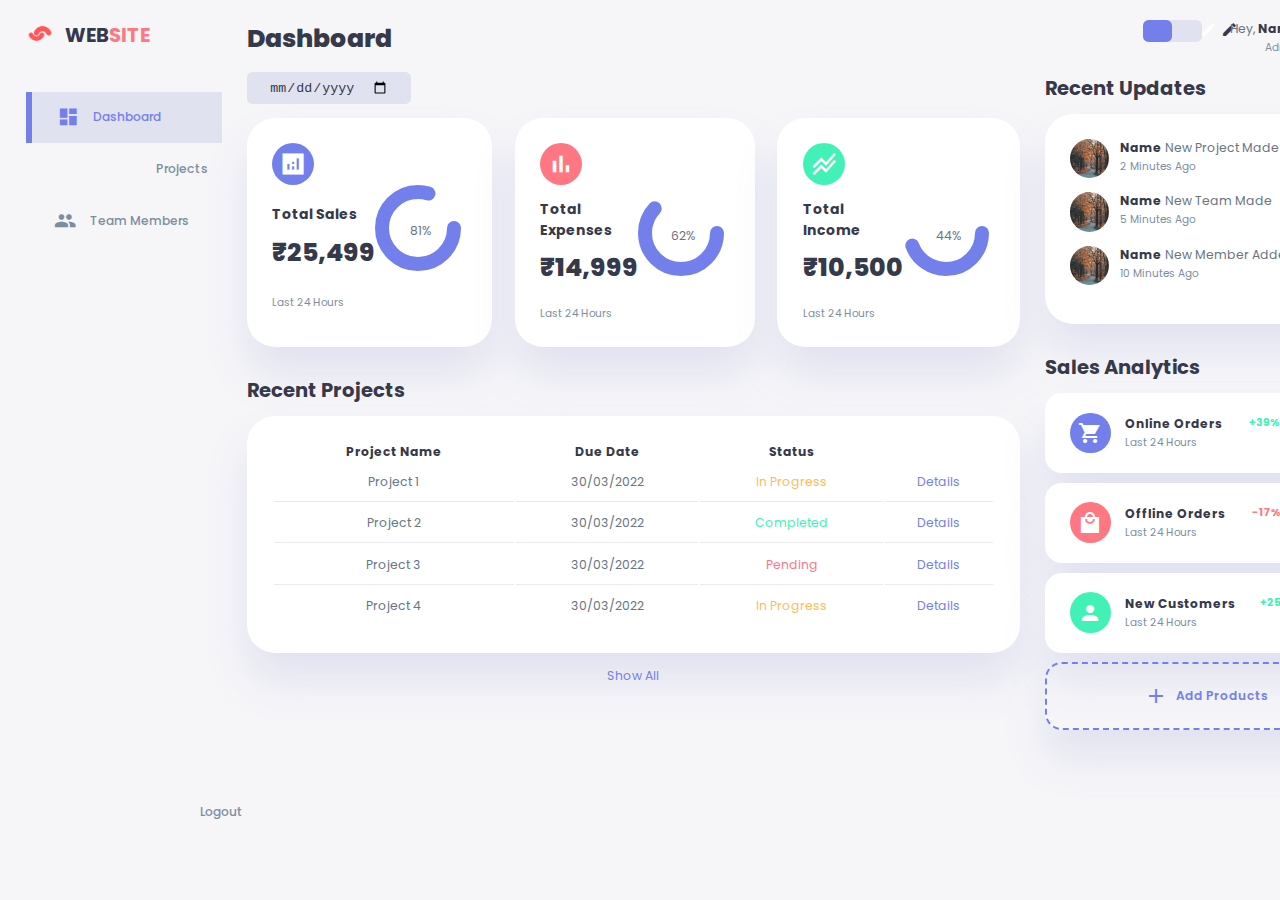
<file: index.html>
<!DOCTYPE html>
<html lang="en" dir="ltr">

<head>
  <!-- Materials -->
  <link rel="stylesheet" href="https://fonts.googleapis.com/icon?family=Material+Icons+Sharp">
  <!-- CSS -->
  <link rel="stylesheet" href="css/style.css">
  <meta charset="utf-8">
  <title>Responsive Dashboard</title>
</head>

<body>
  <div class="container">
    <aside>
      <div class="top">
        <div class="logo">
          <img src="img/logo.png">
          <h2>WEB<span class="danger">SITE</span></h2>
        </div>
        <div class="close" id="close-btn">
          <span class="material-icons-sharp">close</span>
        </div>
      </div>
      <div class="sidebar">
        <a href="index.html" class="active">
          <span class="material-icons-sharp">dashboard</span>
          <h3>Dashboard</h3>
        </a>
        <a href="project.html">
          <span class="material-icons-sharp">task</span>
          <h3>Projects</h3>
        </a>
        <a href="member.html">
          <span class="material-icons-sharp">people</span>
          <h3>Team Members</h3>
        </a>
        <a href="login.html">
          <span class="material-icons-sharp">logout</span>
          <h3>Logout</h3>
        </a>
      </div>
    </aside>
    <!-- END OF ASIDE -->

    <main>
      <h1>Dashboard</h1>
      <div class="date">
        <input type="date">
      </div>
      <div class="insights">
        <div class="sales">
          <span class="material-icons-sharp">analytics</span>
          <div class="middle">
            <div class="left">
              <h3>Total Sales</h3>
              <h1>₹25,499</h1>
            </div>
            <div class="progress">
              <svg>
                <circle cx="38" cy="38" r="36"></circle>
              </svg>
              <div class="number">
                <p>81%</p>
              </div>
            </div>
          </div>
          <small class="text-muted">Last 24 Hours</small>
        </div>
        <!-- END OF SALES -->
        <div class="expenses">
          <span class="material-icons-sharp">bar_chart</span>
          <div class="middle">
            <div class="left">
              <h3>Total Expenses</h3>
              <h1>₹14,999</h1>
            </div>
            <div class="progress">
              <svg>
                <circle cx="38" cy="38" r="36"></circle>
              </svg>
              <div class="number">
                <p>62%</p>
              </div>
            </div>
          </div>
          <small class="text-muted">Last 24 Hours</small>
        </div>
        <!-- END OF EXPENSES -->
        <div class="income">
          <span class="material-icons-sharp">stacked_line_chart</span>
          <div class="middle">
            <div class="left">
              <h3>Total Income</h3>
              <h1>₹10,500</h1>
            </div>
            <div class="progress">
              <svg>
                <circle cx="38" cy="38" r="36"></circle>
              </svg>
              <div class="number">
                <p>44%</p>
              </div>
            </div>
          </div>
          <small class="text-muted">Last 24 Hours</small>
        </div>
        <!-- END OF INCOME -->
      </div>
      <!-- END OF INSIGHTS -->
      <div class="recent-projects">
        <h2>Recent Projects</h2>
        <table>
          <thead>
            <tr>
              <th>Project Name</th>
              <th>Due Date</th>
              <th>Status</th>
              <th></th>
            </tr>
          </thead>
          <tbody>
            <tr>
              <td>Project 1</td>
              <td>30/03/2022</td>
              <td class="warning">In Progress</td>
              <td class="primary">Details</td>
            </tr>
            <tr>
              <td>Project 2</td>
              <td>30/03/2022</td>
              <td class="success">Completed</td>
              <td class="primary">Details</td>
            </tr>
            <tr>
              <td>Project 3</td>
              <td>30/03/2022</td>
              <td class="danger">Pending</td>
              <td class="primary">Details</td>
            </tr>
            <tr>
              <td>Project 4</td>
              <td>30/03/2022</td>
              <td class="warning">In Progress</td>
              <td class="primary">Details</td>
            </tr>
          </tbody>
        </table>
        <a href="project.html">Show All</a>
      </div>
    </main>
    <!-- END OF MAIN -->

    <div class="right">
      <div class="top">
        <button id="menu-btn">
          <span class="material-icons-sharp">menu</span>
        </button>
        <div class="theme-toggler">
          <span class="material-icons-sharp active">light_mode</span>
          <span class="material-icons-sharp">dark_mode</span>
        </div>
        <div class="profile">
          <div class="info">
            <p>Hey, <b>Name</b></p>
            <small class="text-muted">Admin</small>
          </div>
          <div class="profile-photo">
            <img src="img/profile.png">
          </div>
        </div>
      </div>
      <!-- END OF TOP -->
      <div class="recent-updates">
        <h2>Recent Updates</h2>
        <div class="updates">
          <div class="update">
            <div class="profile-photo">
              <img src="img/profile.png">
            </div>
            <div class="message">
              <p><b>Name</b> New Project Made</p>
              <small class="text-muted">2 Minutes Ago</small>
            </div>
          </div>
          <div class="update">
            <div class="profile-photo">
              <img src="img/profile.png">
            </div>
            <div class="message">
              <p><b>Name</b> New Team Made</p>
              <small class="text-muted">5 Minutes Ago</small>
            </div>
          </div>
          <div class="update">
            <div class="profile-photo">
              <img src="img/profile.png">
            </div>
            <div class="message">
              <p><b>Name</b> New Member Added</p>
              <small class="text-muted">10 Minutes Ago</small>
            </div>
          </div>
        </div>
      </div>
      <!-- END OF RECENT UPDATES -->
      <div class="sales-analytics">
        <h2>Sales Analytics</h2>
        <div class="item online">
          <div class="icon">
            <span class="material-icons-sharp">shopping_cart</span>
          </div>
          <div class="right">
            <div class="info">
              <h3>Online Orders</h3>
              <small class="text-muted">Last 24 Hours</small>
            </div>
            <h5 class="success">+39%</h5>
            <h3>3849</h3>
          </div>
        </div>
        <div class="item offline">
          <div class="icon">
            <span class="material-icons-sharp">local_mall</span>
          </div>
          <div class="right">
            <div class="info">
              <h3>Offline Orders</h3>
              <small class="text-muted">Last 24 Hours</small>
            </div>
            <h5 class="danger">-17%</h5>
            <h3>1000</h3>
          </div>
        </div>
        <div class="item customers">
          <div class="icon">
            <span class="material-icons-sharp">person</span>
          </div>
          <div class="right">
            <div class="info">
              <h3>New Customers</h3>
              <small class="text-muted">Last 24 Hours</small>
            </div>
            <h5 class="success">+25%</h5>
            <h3>849</h3>
          </div>
        </div>
        <div class="item add-product">
          <div>
            <span class="material-icons-sharp">add</span>
            <h3>Add Products</h3>
          </div>
        </div>
      </div>
    </div>
    <!-- END OF RIGHT -->
  </div>

  <!-- JS SCRIPT -->
  <script src="js/index.js"></script>

</body>

</html>
</file>
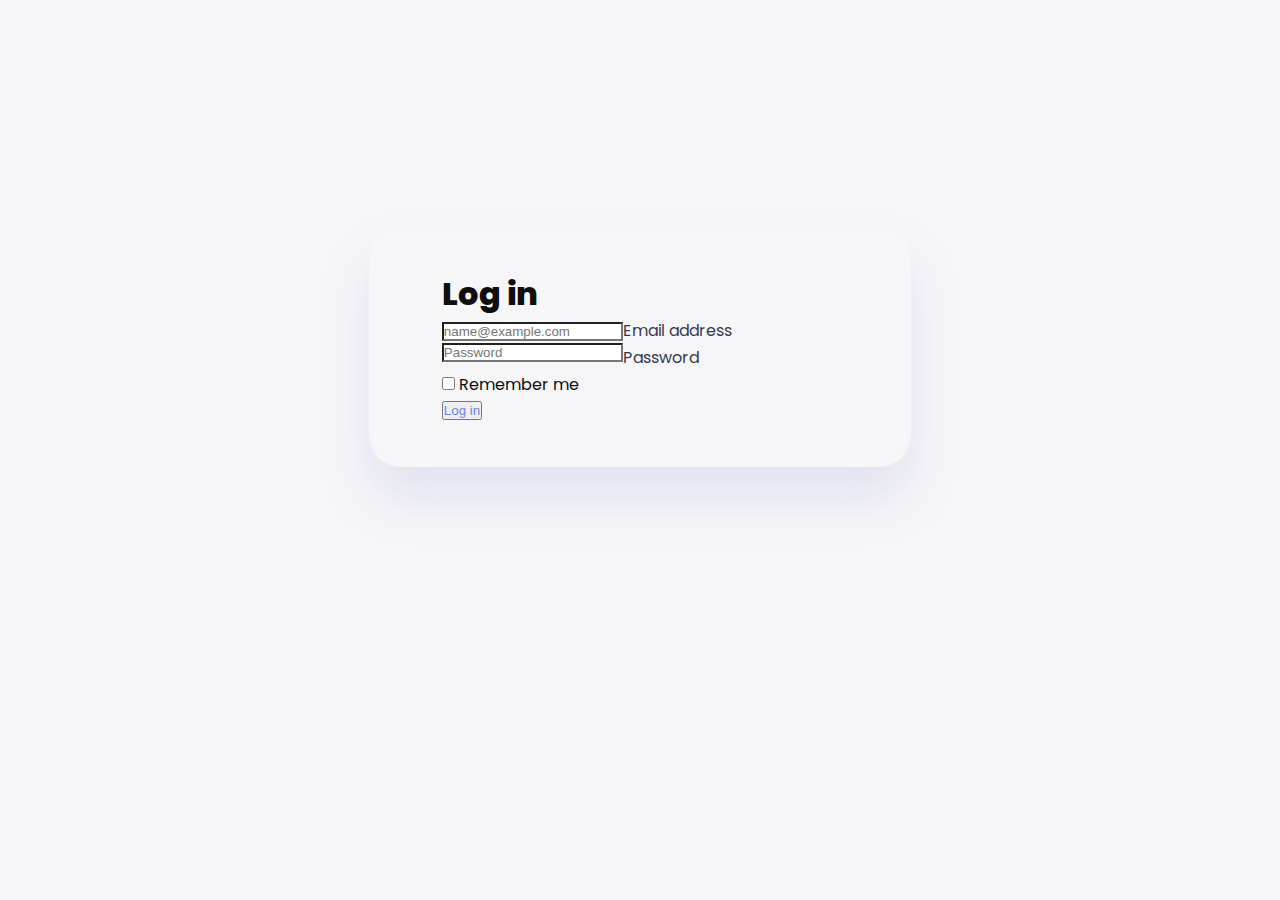
<file: login.html>
<!DOCTYPE html>
<html lang="en" dir="ltr">

<head>
  <!-- Bootstrap -->
  <link href="https://cdn.jsdelivr.net/npm/bootstrap@5.1.3/dist/css/bootstrap.min.css" rel="stylesheet" integrity="sha384-1BmE4kWBq78iYhFldvKuhfTAU6auU8tT94WrHftjDbrCEXSU1oBoqyl2QvZ6jIW3" crossorigin="anonymous">
  <script src="https://cdn.jsdelivr.net/npm/bootstrap@5.1.3/dist/js/bootstrap.bundle.min.js" integrity="sha384-ka7Sk0Gln4gmtz2MlQnikT1wXgYsOg+OMhuP+IlRH9sENBO0LRn5q+8nbTov4+1p" crossorigin="anonymous"></script>
  <!-- Materials -->
  <link rel="stylesheet" href="https://fonts.googleapis.com/icon?family=Material+Icons+Sharp">
  <!-- CSS -->
  <link rel="stylesheet" href="css/login.css">
  <meta charset="utf-8">
  <title>Responsive Dashboard</title>
</head>

<body>
    <main class="form-signin card" style="max-width: 40%">
      <form class=" fbg needs-validation" action="index.html">
        <div class="container">
          <h1 class="text h3 mb-3 fw-normal">Log in</h1>

          <div class="form-floating">
            <input type="email" class="form-control" id="floatingInput" placeholder="name@example.com" required>
            <label for="floatingInput">Email address</label>
          </div>
          <div class="form-floating">
            <input type="password" class="form-control" id="floatingPassword" placeholder="Password" required>
            <label for="floatingPassword">Password</label>
          </div>

          <div class="checkbox mb-3">
            <label class="text">
              <input type="checkbox" value="remember-me"> Remember me
            </label>
          </div>
          <button class="w-100 btn btn-lg submit_btn" type="submit">Log in</button>
        </div>
      </form>
    </main>
  <!-- JS SCRIPT -->
  <script src="js/index.js"></script>

</body>

</html>
</file>
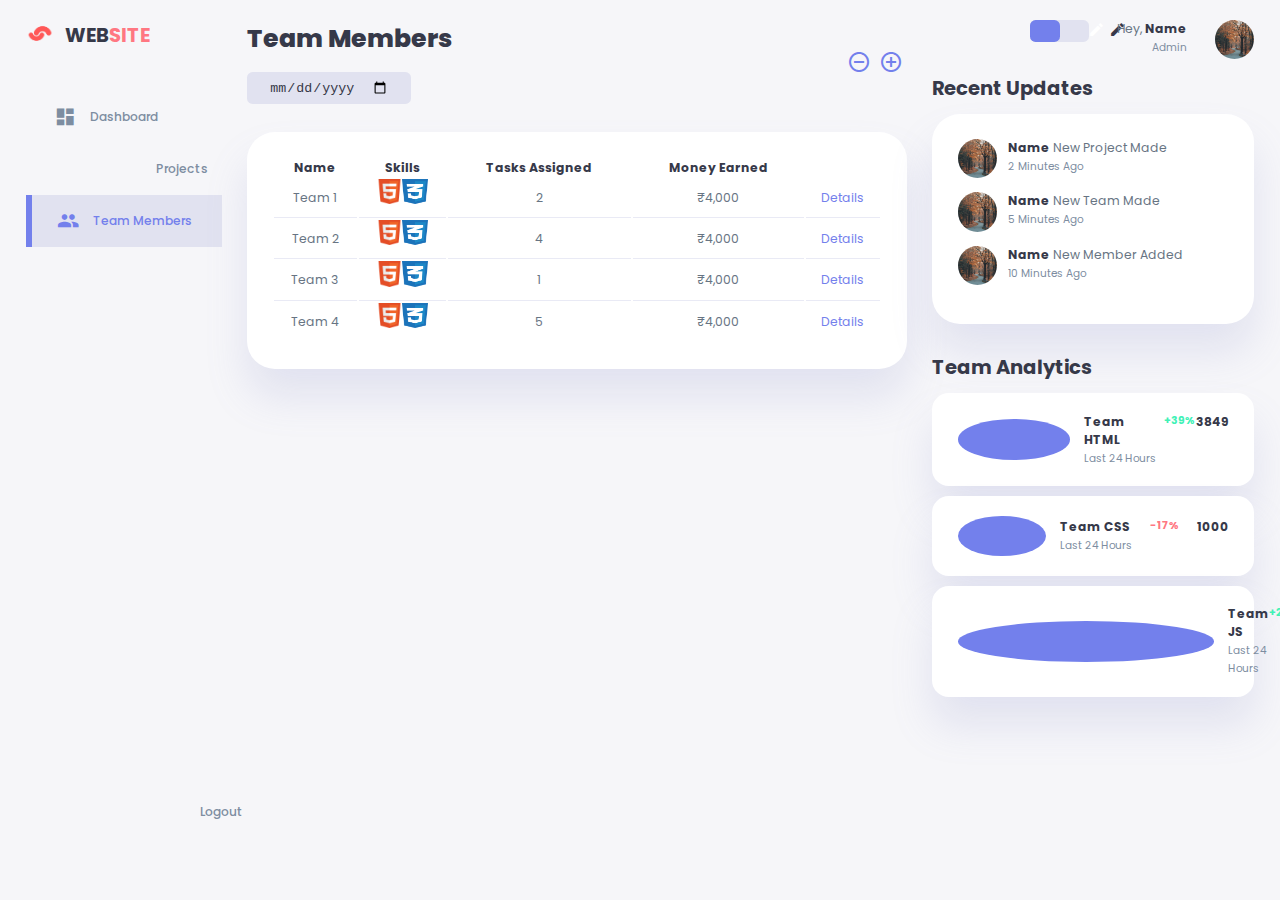
<file: member.html>
<!DOCTYPE html>
<html lang="en" dir="ltr">

<head>
  <!-- Materials -->
  <link rel="stylesheet" href="https://fonts.googleapis.com/icon?family=Material+Icons+Sharp">
  <!-- CSS -->
  <link rel="stylesheet" href="css/member.css">
  <meta charset="utf-8">
  <title>Responsive Dashboard</title>
</head>

<body>
  <div class="container">
    <aside>
      <div class="top">
        <div class="logo">
          <img src="img/logo.png">
          <h2>WEB<span class="danger">SITE</span></h2>
        </div>
        <div class="close" id="close-btn">
          <span class="material-icons-sharp">close</span>
        </div>
      </div>
      <div class="sidebar">
        <a href="index.html">
          <span class="material-icons-sharp">dashboard</span>
          <h3>Dashboard</h3>
        </a>
        <a href="project.html">
          <span class="material-icons-sharp">task</span>
          <h3>Projects</h3>
        </a>
        <a href="member.html" class="active">
          <span class="material-icons-sharp">people</span>
          <h3>Team Members</h3>
        </a>
        <a href="login.html">
          <span class="material-icons-sharp">logout</span>
          <h3>Logout</h3>
        </a>
      </div>
    </aside>
    <!-- END OF ASIDE -->

    <main>
      <div class="top">
        <div>
          <h1>Team Members</h1>
          <div class="date">
            <input type="date">
          </div>
        </div>
        <div class="btns">
          <div class="delete-project">
            <span class="material-icons-sharp">remove_circle_outline</span>
          </div>
          <div class="add-project">
            <span class="material-icons-sharp">add_circle_outline</span>
          </div>
        </div>
      </div>
      <!-- END OF TOP -->
      <div class="recent-projects">
        <table>
          <thead>
            <tr>
              <th>Name</th>
              <th>Skills</th>
              <th>Tasks Assigned</th>
              <th>Money Earned</th>
              <th></th>
            </tr>
          </thead>
          <tbody>
            <tr>
              <td>Team 1</td>
              <td class="skill">
                <img src="img/html.png">
                <img src="img/css.png">
              </td>
              <td>2</td>
              <td>₹4,000</td>
              <td class="primary">Details</td>
            </tr>
            <tr>
              <td>Team 2</td>
              <td class="skill">
                <img src="img/html.png">
                <img src="img/css.png">
              </td>
              <td>4</td>
              <td>₹4,000</td>
              <td class="primary">Details</td>
            </tr>
            <tr>
              <td>Team 3</td>
              <td class="skill">
                <img src="img/html.png">
                <img src="img/css.png">
              </td>
              <td>1</td>
              <td>₹4,000</td>
              <td class="primary">Details</td>
            </tr>
            <tr>
              <td>Team 4</td>
              <td class="skill">
                <img src="img/html.png">
                <img src="img/css.png">
              </td>
              <td>5</td>
              <td>₹4,000</td>
              <td class="primary">Details</td>
            </tr>
          </tbody>
        </table>
      </div>
    </main>

    <div class="right">
      <div class="top">
        <button id="menu-btn">
          <span class="material-icons-sharp">menu</span>
        </button>
        <div class="theme-toggler">
          <span class="material-icons-sharp active">light_mode</span>
          <span class="material-icons-sharp">dark_mode</span>
        </div>
        <div class="profile">
          <div class="info">
            <p>Hey, <b>Name</b></p>
            <small class="text-muted">Admin</small>
          </div>
          <div class="profile-photo">
            <img src="img/profile.png">
          </div>
        </div>
      </div>
      <!-- END OF TOP -->
      <div class="recent-updates">
        <h2>Recent Updates</h2>
        <div class="updates">
          <div class="update">
            <div class="profile-photo">
              <img src="img/profile.png">
            </div>
            <div class="message">
              <p><b>Name</b> New Project Made</p>
              <small class="text-muted">2 Minutes Ago</small>
            </div>
          </div>
          <div class="update">
            <div class="profile-photo">
              <img src="img/profile.png">
            </div>
            <div class="message">
              <p><b>Name</b> New Team Made</p>
              <small class="text-muted">5 Minutes Ago</small>
            </div>
          </div>
          <div class="update">
            <div class="profile-photo">
              <img src="img/profile.png">
            </div>
            <div class="message">
              <p><b>Name</b> New Member Added</p>
              <small class="text-muted">10 Minutes Ago</small>
            </div>
          </div>
        </div>
      </div>
      <!-- END OF RECENT UPDATES -->
      <div class="team-analytics">
        <h2>Team Analytics</h2>
        <div class="item html">
          <div class="icon">
            <span class="material-icons-sharp">html</span>
          </div>
          <div class="right">
            <div class="info">
              <h3>Team HTML</h3>
              <small class="text-muted">Last 24 Hours</small>
            </div>
            <h5 class="success">+39%</h5>
            <h3>3849</h3>
          </div>
        </div>
        <div class="item css">
          <div class="icon">
            <span class="material-icons-sharp">css</span>
          </div>
          <div class="right">
            <div class="info">
              <h3>Team CSS</h3>
              <small class="text-muted">Last 24 Hours</small>
            </div>
            <h5 class="danger">-17%</h5>
            <h3>1000</h3>
          </div>
        </div>
        <div class="item js">
          <div class="icon">
            <span class="material-icons-sharp">javascript</span>
          </div>
          <div class="right">
            <div class="info">
              <h3>Team JS</h3>
              <small class="text-muted">Last 24 Hours</small>
            </div>
            <h5 class="success">+25%</h5>
            <h3>849</h3>
          </div>
        </div>
      </div>
    </div>
    <!-- END OF RIGHT -->
  </div>

  <!-- JS SCRIPT -->
  <script src="js/index.js"></script>
</body>

</html>
</file>
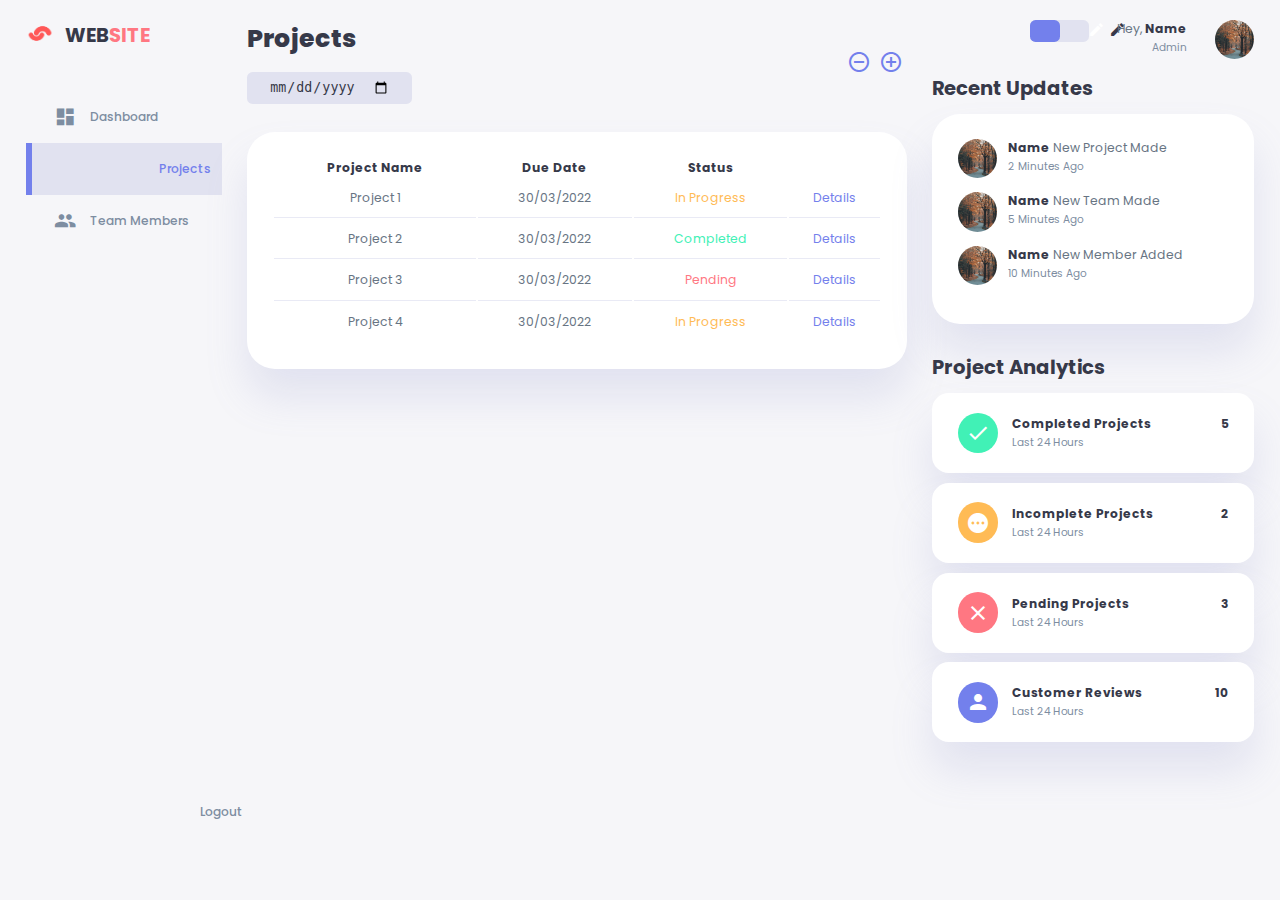
<file: project.html>
<!DOCTYPE html>
<html lang="en" dir="ltr">

<head>
  <!-- Materials -->
  <link rel="stylesheet" href="https://fonts.googleapis.com/icon?family=Material+Icons+Sharp">
  <!-- CSS -->
  <link rel="stylesheet" href="css/project.css">
  <meta charset="utf-8">
  <title>Responsive Dashboard</title>
</head>

<body>
  <div class="container">
    <aside>
      <div class="top">
        <div class="logo">
          <img src="img/logo.png">
          <h2>WEB<span class="danger">SITE</span></h2>
        </div>
        <div class="close" id="close-btn">
          <span class="material-icons-sharp">close</span>
        </div>
      </div>
      <div class="sidebar">
        <a href="index.html">
          <span class="material-icons-sharp">dashboard</span>
          <h3>Dashboard</h3>
        </a>
        <a href="project.html" class="active">
          <span class="material-icons-sharp">task</span>
          <h3>Projects</h3>
        </a>
        <a href="member.html">
          <span class="material-icons-sharp">people</span>
          <h3>Team Members</h3>
        </a>
        <a href="login.html">
          <span class="material-icons-sharp">logout</span>
          <h3>Logout</h3>
        </a>
      </div>
    </aside>
    <!-- END OF ASIDE -->

    <main>
      <div class="top">
        <div>
          <h1>Projects</h1>
          <div class="date">
            <input type="date">
          </div>
        </div>
        <div class="btns">
          <div class="delete-project">
            <span class="material-icons-sharp">remove_circle_outline</span>
          </div>
          <div class="add-project">
            <span class="material-icons-sharp">add_circle_outline</span>
          </div>
        </div>
      </div>
      <!-- END OF TOP -->
      <div class="recent-projects">
        <table>
          <thead>
            <tr>
              <th>Project Name</th>
              <th>Due Date</th>
              <th>Status</th>
              <th></th>
            </tr>
          </thead>
          <tbody>
            <tr>
              <td>Project 1</td>
              <td>30/03/2022</td>
              <td class="warning">In Progress</td>
              <td class="primary">Details</td>
            </tr>
            <tr>
              <td>Project 2</td>
              <td>30/03/2022</td>
              <td class="success">Completed</td>
              <td class="primary">Details</td>
            </tr>
            <tr>
              <td>Project 3</td>
              <td>30/03/2022</td>
              <td class="danger">Pending</td>
              <td class="primary">Details</td>
            </tr>
            <tr>
              <td>Project 4</td>
              <td>30/03/2022</td>
              <td class="warning">In Progress</td>
              <td class="primary">Details</td>
            </tr>
          </tbody>
        </table>
      </div>
    </main>

    <div class="right">
      <div class="top">
        <button id="menu-btn">
          <span class="material-icons-sharp">menu</span>
        </button>
        <div class="theme-toggler">
          <span class="material-icons-sharp active">light_mode</span>
          <span class="material-icons-sharp">dark_mode</span>
        </div>
        <div class="profile">
          <div class="info">
            <p>Hey, <b>Name</b></p>
            <small class="text-muted">Admin</small>
          </div>
          <div class="profile-photo">
            <img src="img/profile.png">
          </div>
        </div>
      </div>
      <!-- END OF TOP -->
      <div class="recent-updates">
        <h2>Recent Updates</h2>
        <div class="updates">
          <div class="update">
            <div class="profile-photo">
              <img src="img/profile.png">
            </div>
            <div class="message">
              <p><b>Name</b> New Project Made</p>
              <small class="text-muted">2 Minutes Ago</small>
            </div>
          </div>
          <div class="update">
            <div class="profile-photo">
              <img src="img/profile.png">
            </div>
            <div class="message">
              <p><b>Name</b> New Team Made</p>
              <small class="text-muted">5 Minutes Ago</small>
            </div>
          </div>
          <div class="update">
            <div class="profile-photo">
              <img src="img/profile.png">
            </div>
            <div class="message">
              <p><b>Name</b> New Member Added</p>
              <small class="text-muted">10 Minutes Ago</small>
            </div>
          </div>
        </div>
      </div>
      <!-- END OF RECENT UPDATES -->
      <div class="project-analytics">
        <h2>Project Analytics</h2>
        <div class="item completed">
          <div class="icon">
            <span class="material-icons-sharp">done</span>
          </div>
          <div class="right">
            <div class="info">
              <h3>Completed Projects</h3>
              <small class="text-muted">Last 24 Hours</small>
            </div>
            <h3>5</h3>
          </div>
        </div>
        <div class="item incomplete">
          <div class="icon">
            <span class="material-icons-sharp">pending</span>
          </div>
          <div class="right">
            <div class="info">
              <h3>Incomplete Projects</h3>
              <small class="text-muted">Last 24 Hours</small>
            </div>
            <h3>2</h3>
          </div>
        </div>
        <div class="item pending">
          <div class="icon">
            <span class="material-icons-sharp">close</span>
          </div>
          <div class="right">
            <div class="info">
              <h3>Pending Projects</h3>
              <small class="text-muted">Last 24 Hours</small>
            </div>
            <h3>3</h3>
          </div>
        </div>
        <div class="item customers">
          <div class="icon">
            <span class="material-icons-sharp">person</span>
          </div>
          <div class="right">
            <div class="info">
              <h3>Customer Reviews</h3>
              <small class="text-muted">Last 24 Hours</small>
            </div>
            <h3>10</h3>
          </div>
        </div>
      </div>
    </div>
    <!-- END OF RIGHT -->
  </div>

  <!-- JS SCRIPT -->
  <script src="js/index.js"></script>
</body>

</html>
</file>
<file: css/style.css>
@import url('https://fonts.googleapis.com/css2?family=Poppins:wght@300;400;500;600;700;800&display=swap');

/* ------------ ROOT VARIABLES ------------ */
:root {
  --color-primary: #7380ec;
  --color-danger: #ff7782;
  --color-success: #41f1b6;
  --color-warning: #ffbb55;
  --color-white: #fff;
  --color-info-dark: #7d8da1;
  --color-info-light: #dce1eb;
  --color-dark: #363949;
  --color-light: rgba(132, 139, 200, 0.18);
  --color-primary-variant: #111e88;
  --color-dark-variant: #677483;
  --color-background: #f6f6f9;
  --card-border-radius: 2rem;
  --border-radius-1: 0.4rem;
  --border-radius-2: 0.8rem;
  --border-radius-3: 1.2rem;
  --card-padding: 1.8rem;
  --padding-1: 1.2rem;
  --box-shadow: 0 2rem 3rem var(--color-light);
}

/* ------------ DARK THEME VARIABLES ------------ */
.dark-theme-variables {
  --color-background: #181a1e;
  --color-white: #202528;
  --color-dark: #edeffd;
  --color-dark-varient: #a3bdcc;
  --color-light: rgba(0, 0, 0, 0.4);
  --box-shadow: 0 2rem 3rem var(--color-light);
}

* {
  margin: 0;
  padding: 0;
  outline: 0;
  appearance: none;
  border: 0;
  text-decoration: none;
  list-style: none;
  box-sizing: border-box;
}

html {
  font-size: 14px;
}

body {
  width: 100vw;
  height: 100vh;
  font-family: poppins, sans-serif;
  font-size: 0.88rem;
  background: var(--color-background);
  user-select: none;
  overflow-x: hidden;
  color: var(--color-dark);
}

.container {
  display: grid;
  width: 96%;
  margin: 0 auto;
  gap: 1.8rem;
  grid-template-columns: 14rem auto 23rem;
}

a {
  color: var(--color-dark);
  text-decoration: none;
}

img {
  display: block;
  width: 100%;
}

h1 {
  font-weight: 800;
  font-size: 1.8rem;
}

h2 {
  font-size: 1.4rem;
}

h3 {
  font-size: 0.87rem;
}

h4 {
  font-size: 0.8rem;
}

h5 {
  font-size: 0.77rem;
}

small {
  font-size: 0.75rem;
}

.profile-photo {
  width: 2.8rem;
  height: 2.8rem;
  border-radius: 50%;
  overflow: hidden;
}

.text-muted {
  color: var(--color-info-dark);
}

p {
  color: var(--color-dark-variant);
}

b {
  color: var(--color-dark);
}

.primary {
  color: var(--color-primary);
}

.danger {
  color: var(--color-danger);
}

.success {
  color: var(--color-success);
}

.warning {
  color: var(--color-warning);
}

aside {
  height: 100vh;
}

aside .top {
  display: flex;
  align-items: center;
  justify-content: space-between;
  margin-top: 1.4rem;
}

aside .logo {
  display: flex;
  gap: 0.8rem;
}

aside .logo img {
  width: 2rem;
  height: 2rem;
}

aside .close {
  display: none;
}

/* ---------- SIDEBAR ---------- */
aside .sidebar {
  display: flex;
  flex-direction: column;
  height: 86vh;
  position: relative;
  top: 3rem;
}

aside h3 {
  font-weight: 500;
}

aside .sidebar a {
  display: flex;
  color: var(--color-info-dark);
  margin-left: 2rem;
  gap: 1rem;
  align-items: center;
  position: relative;
  height: 3.7rem;
  transition: all 300ms ease;
}

aside .sidebar a span {
  font-size: 1.6rem;
  transition: all 300ms ease;
}

aside .sidebar a:last-child {
  position: absolute;
  bottom: 2rem;
  width: 100%;
}

aside .sidebar a.active {
  background: var(--color-light);
  color: var(--color-primary);
  margin-left: 0;
}

aside .sidebar a.active:before {
  content: '';
  width: 6px;
  height: 100%;
  background: var(--color-primary);
}

aside .sidebar a.active span {
  color: var(--color-primary);
  margin-left: calc(1rem - 3px);
}

aside .sidebar a:hover {
  color: var(--color-primary);
}

aside .sidebar a:hover span {
  margin-left: 1rem;
}

/* ---------- MAIN ---------- */
main {
  margin-top: 1.4rem;
}

main .date {
  display: inline-block;
  background: var(--color-light);
  border-radius: var(--border-radius-1);
  margin-top: 1rem;
  padding: 0.5rem 1.6rem;
}

main .date input[type="date"] {
  background: transparent;
  color: var(--color-dark);
}

main .insights {
  display: grid;
  grid-template-columns: repeat(3, 1fr);
  gap: 1.6rem;
}

main .insights>div {
  background: var(--color-white);
  padding: var(--card-padding);
  border-radius: var(--card-border-radius);
  margin-top: 1rem;
  box-shadow: var(--box-shadow);
}

main .insights>div:hover {
  box-shadow: none;
}

main .insights>div span {
  background: var(--color-primary);
  padding: 0.5rem;
  border-radius: 50%;
  color: var(--color-white);
  font-size: 2rem;
}

main .insights>div.expenses span {
  background: var(--color-danger);
}

main .insights>div.income span {
  background: var(--color-success);
}

main .insights>div .middle {
  display: flex;
  align-items: center;
  justify-content: space-between;
}

main .insights h3 {
  margin: 1rem 0 0.6rem;
  font-size: 1rem;
}

main .insights .progress {
  position: relative;
  width: 92px;
  height: 92px;
  border-radius: 50%;
}

main .insights svg {
  width: 7rem;
  height: 7rem;
}

main .insights svg circle {
  fill: none;
  stroke: var(--color-primary);
  stroke-width: 14;
  stroke-linecap: round;
  transform: translate(5px, 5px);
}

main .insights .sales svg circle {
  stroke-dashoffset: 20;
  stroke-dasharray: 200;
}

main .insights .expenses svg circle {
  stroke-dashoffset: 60;
  stroke-dasharray: 200;
}

main .insights .income svg circle {
  stroke-dashoffset: 100;
  stroke-dasharray: 200;
}

main .insights .progress .number {
  position: absolute;
  top: 0;
  left: 0;
  height: 100%;
  width: 100%;
  display: flex;
  justify-content: center;
  align-items: center;
}

main .insights small {
  margin-top: 1.3rem;
  display: block;
}

/* ---------- RECENT PROJECTS --------- */
main .recent-projects {
  margin-top: 2rem;
}

main .recent-projects h2 {
  margin-bottom: 0.8rem;
}

main .recent-projects table {
  background: var(--color-white);
  width: 100%;
  border-radius: var(--card-border-radius);
  padding: var(--card-padding);
  text-align: center;
  box-shadow: var(--box-shadow);
  transition: all 300ms ease;
}

main .recent-projects table:hover {
  box-shadow: none;
}

main table tbody td {
  height: 2.8rem;
  border-bottom: 1px solid var(--color-light);
  color: var(--color-dark-variant);
}

main table tbody tr:last-child td {
  border: none;
}

main .recent-projects a {
  text-align: center;
  display: block;
  margin: 1rem auto;
  color: var(--color-primary);
}

/* ---------- RIGHT ---------- */
.right {
  margin-top: 1.4rem;
}

.right .top {
  display: flex;
  justify-content: end;
  gap: 2rem;
}

.right .top button {
  display: none;
}

.right .theme-toggler {
  background: var(--color-light);
  display: flex;
  justify-content: space-between;
  align-items: center;
  height: 1.6rem;
  width: 4.2rem;
  cursor: pointer;
  border-radius: var(--border-radius-1);
}

.right .theme-toggler span {
  font-size: 1.2rem;
  width: 50%;
  height: 100%;
  display: flex;
  align-items: center;
  justify-content: center;
}

.right .theme-toggler span.active {
  background: var(--color-primary);
  color: white;
  border-radius: var(--border-radius-1);
}

.right .top .profile {
  display: flex;
  gap: 2rem;
  text-align: right;
}

/* ---------- RECENT UPDATES ---------- */
.right .recent-updates {
  margin-top: 1rem;
}

.right .recent-updates h2 {
  margin-bottom: 0.8rem;
}

.right .recent-updates .updates {
  background: var(--color-white);
  padding: var(--card-padding);
  border-radius: var(--card-border-radius);
  box-shadow: var(--box-shadow);
  transition: all 300ms ease;
}

.right .recent-updates .updates:hover {
  box-shadow: none;
}

.right .recent-updates .updates .update {
  display: grid;
  grid-template-columns: 2.6rem auto;
  gap: 1rem;
  margin-bottom: 1rem;
}

/* ---------- SALES ANALYTICS ----------*/
.right .sales-analytics {
  margin-top: 2rem;
}

.right .sales-analytics h2 {
  margin-bottom: 0.8rem;
}

.right .sales-analytics .item {
  background: var(--color-white);
  display: flex;
  align-items: center;
  gap: 1rem;
  margin-bottom: 0.7rem;
  padding: 1.4rem var(--card-padding);
  border-radius: var(--border-radius-3);
  box-shadow: var(--box-shadow);
  transition: all 300ms ease;
}

.right .sales-analytics .item:hover {
  box-shadow: none;
}

.right .sales-analytics .item .right {
  display: flex;
  justify-content: space-between;
  align-items: start;
  margin: 0;
  width: 100%;
}

.right .sales-analytics .item .icon {
  padding: 0.6rem;
  color: var(--color-white);
  border-radius: 50%;
  background: var(--color-primary);
  display: flex;
}

.right .sales-analytics .item.offline .icon {
  background: var(--color-danger);
}

.right .sales-analytics .item.customers .icon {
  background: var(--color-success);
}

.right .sales-analytics .add-product {
  background-color: transparent;
  border: 2px dashed var(--color-primary);
  color: var(--color-primary);
  display: flex;
  align-items: center;
  justify-content: center;
}

.right .sales-analytics .add-product:hover{
  background: var(--color-primary);
  color: var(--color-white);
}

.right .sales-analytics .add-product div {
  display: flex;
  align-items: center;
  gap: 0.6rem;
}

.right .sales-analytics .add-product div h3 {
  font-weight: 600;
}

/* ---------- MEDIA QUERIES ---------- */
@media screen and (max-width: 1200px) {
  .container {
    width: 94%;
    grid-template-columns: 7rem auto 23rem;
  }

  aside .logo h2 {
    display: none;
  }

  aside .sidebar h3 {
    display: none;
  }

  aside .sidebar a {
    width: 5.6rem;
  }

  aside .sidebar a:last-child {
    position: relative;
    margin-top: 1.8rem;
  }

  main .insights {
    grid-template-columns: 1fr;
    gap: 0;
  }

  main .recent-orders {
    width: 94%;
    position: absolute;
    left: 50%;
    transform: translate(-50%);
    margin: 2rem 0 0 8.8rem;
  }

  main .recent-orders table {
    width: 83vw;
  }

  main table thead tr th:last-child {
    display: none;
  }

  main table tbody tr td:last-child {
    display: none;
  }
}

/* ---------- MEDIA QUERIES ---------- */
@media screen and (max-width: 768px) {
  .container {
    width: 100%;
    grid-template-columns: 1fr;
  }

  aside {
    position: fixed;
    left: -100%;
    background: var(--color-white);
    width: 18rem;
    z-index: 3;
    box-shadow: 1rem 3rem 4rem var(--color-light);
    padding-right: var(--card-padding);
    display: none;
    animation: showMenu 400ms ease forwards;
  }

  @keyframes showMenu {
    to {
      left: 0;
    }
  }

  aside .logo {
    margin-left: 1rem;
  }

  aside .logo h2 {
    display: inline;
  }

  aside .sidebar h3 {
    display: inline;
  }

  aside .sidebar a {
    width: 100%;
    height: 3.4rem;
  }

  aside .sidebar a:last-child {
    position: absolute;
    margin-top: 5rem;
  }

  aside .close {
    display: inline-block;
    cursor: pointer;
  }

  main {
    margin-top: 8rem;
    padding: 0 1rem;
  }

  main .recent-orders {
    position: relative;
    margin: 3rem 0 0 0;
    width: 100%;
  }

  main .recent-orders table {
    width: 100%;
    margin: 0;
  }

  .right {
    width: 94%;
    margin: 0 auto 4rem;
  }

  .right .top {
    position: fixed;
    top: 0;
    left: 0;
    align-items: center;
    padding: 0 0.8rem;
    height: 4.6rem;
    background: var(--color-white);
    width: 100%;
    margin: 0;
    z-index: 2;
    box-shadow: 0 1rem 1rem var(--color-light);
    9
  }

  .right .top .theme-toggler {
    width: 4.4rem;
    position: absolute;
    left: 66%;
  }

  .right .profile .info {
    display: none;
  }

  .right .top button {
    display: inline-block;
    background: transparent;
    cursor: pointer;
    color: var(--color-dark);
    position: absolute;
    left: 1rem;
  }

  .right .top button span {
    font-size: 2rem;
  }
}
</file>
<file: css/login.css>
@import url('https://fonts.googleapis.com/css2?family=Poppins:wght@300;400;500;600;700;800&display=swap');

/* ------------ ROOT VARIABLES ------------ */
:root {
  --color-primary: #7380ec;
  --color-danger: #ff7782;
  --color-success: #41f1b6;
  --color-warning: #ffbb55;
  --color-white: #fff;
  --color-info-dark: #7d8da1;
  --color-info-light: #dce1eb;
  --color-dark: #363949;
  --color-light: rgba(132, 139, 200, 0.18);
  --color-primary-variant: #111e88;
  --color-dark-variant: #677483;
  --color-background: #f6f6f9;
  --card-border-radius: 2rem;
  --border-radius-1: 0.4rem;
  --border-radius-2: 0.8rem;
  --border-radius-3: 1.2rem;
  --card-padding: 1.8rem;
  --padding-1: 1.2rem;
  --box-shadow: 0 2rem 3rem var(--color-light);
}

/* ------------ DARK THEME VARIABLES ------------ */
.dark-theme-variables {
  --color-background: #181a1e;
  --color-white: #202528;
  --color-dark: #edeffd;
  --color-dark-varient: #a3bdcc;
  --color-light: rgba(0, 0, 0, 0.4);
  --box-shadow: 0 2rem 3rem var(--color-light);
}

* {
  margin: 0;
  padding: 0;
}

html {}

body {
  font-family: poppins, sans-serif;
  background: var(--color-background);
  overflow-x: hidden;
  color: var(--color-dark);
  align-items: center;
  justify-content: center;
}

.container {}

a {
  color: var(--color-dark);
}

img {
  display: block;
  width: 15rem;
  margin-left: 580px;
}

h1 {
  font-weight: 800;
}

h2 {}

h3 {}

h4 {}

h5 {}

small {
  font-size: 0.75rem;
}

.text-muted {
  color: var(--color-info-dark);
}

p {
  color: var(--color-dark-variant);
}

b {
  color: var(--color-dark);
}

.primary {
  color: var(--color-primary);
}

.danger {
  color: var(--color-danger);
}

.success {
  color: var(--color-success);
}

.warning {
  color: var(--color-warning);
}

html,
body {
  height: 100%;
}

body {}

.container {
  padding: 1% 7%;
}

.form-floating {
  display: flex;
  align-items: center;
}

.form-signin {
  width: 100%;
  max-width: 60%;
  padding: 15px;
  margin: auto;
}

.form-signin .checkbox {
  font-weight: 400;
}

.form-signin .form-floating:focus-within {
  z-index: 2;
}

.form-signin input[type="email"] {
  margin-bottom: -1px;
  border-bottom-right-radius: 0;
  border-bottom-left-radius: 0;
}

.form-signin input[type="password"] {
  margin-bottom: 10px;
  border-top-left-radius: 0;
  border-top-right-radius: 0;
}

.text {
  color: #0F0E0E;
}

.submit_btn {
  color: var(--color-primary);
}

.submit_btn:hover {
  color: var(--color-primary-variant);
}

.fbg {
  padding: 5%;
  border-radius: 10px;
}

.card {
  border-radius: 2rem;
  box-shadow: var(--box-shadow);
  position: relative;
  top: 25%;
}
</file>
<file: css/member.css>
@import url('https://fonts.googleapis.com/css2?family=Poppins:wght@300;400;500;600;700;800&display=swap');

/* ------------ ROOT VARIABLES ------------ */
:root {
  --color-primary: #7380ec;
  --color-danger: #ff7782;
  --color-success: #41f1b6;
  --color-warning: #ffbb55;
  --color-white: #fff;
  --color-info-dark: #7d8da1;
  --color-info-light: #dce1eb;
  --color-dark: #363949;
  --color-light: rgba(132, 139, 200, 0.18);
  --color-primary-variant: #111e88;
  --color-dark-variant: #677483;
  --color-background: #f6f6f9;
  --card-border-radius: 2rem;
  --border-radius-1: 0.4rem;
  --border-radius-2: 0.8rem;
  --border-radius-3: 1.2rem;
  --card-padding: 1.8rem;
  --padding-1: 1.2rem;
  --box-shadow: 0 2rem 3rem var(--color-light);
}

/* ------------ DARK THEME VARIABLES ------------ */
.dark-theme-variables {
  --color-background: #181a1e;
  --color-white: #202528;
  --color-dark: #edeffd;
  --color-dark-varient: #a3bdcc;
  --color-light: rgba(0, 0, 0, 0.4);
  --box-shadow: 0 2rem 3rem var(--color-light);
}

* {
  margin: 0;
  padding: 0;
  outline: 0;
  appearance: none;
  border: 0;
  text-decoration: none;
  list-style: none;
  box-sizing: border-box;
}

html {
  font-size: 14px;
}

body {
  width: 100vw;
  height: 100vh;
  font-family: poppins, sans-serif;
  font-size: 0.88rem;
  background: var(--color-background);
  user-select: none;
  overflow-x: hidden;
  color: var(--color-dark);
}

.container {
  display: grid;
  width: 96%;
  margin: 0 auto;
  gap: 1.8rem;
  grid-template-columns: 14rem auto 23rem;
}

a {
  color: var(--color-dark);
  text-decoration: none;
}

img {
  display: block;
  width: 100%;
}

h1 {
  font-weight: 800;
  font-size: 1.8rem;
}

h2 {
  font-size: 1.4rem;
}

h3 {
  font-size: 0.87rem;
}

h4 {
  font-size: 0.8rem;
}

h5 {
  font-size: 0.77rem;
}

small {
  font-size: 0.75rem;
}

.skill{
  display: flex;
  justify-content: center;
}

.profile-photo {
  width: 2.8rem;
  height: 2.8rem;
  border-radius: 50%;
  overflow: hidden;
}

.text-muted {
  color: var(--color-info-dark);
}

p {
  color: var(--color-dark-variant);
}

b {
  color: var(--color-dark);
}

.primary {
  color: var(--color-primary);
}

.danger {
  color: var(--color-danger);
}

.success {
  color: var(--color-success);
}

.warning {
  color: var(--color-warning);
}

aside {
  height: 100vh;
}

aside .top {
  display: flex;
  align-items: center;
  justify-content: space-between;
  margin-top: 1.4rem;
}

aside .logo {
  display: flex;
  gap: 0.8rem;
}

aside .logo img {
  width: 2rem;
  height: 2rem;
}

aside .close {
  display: none;
}

/* ---------- SIDEBAR ---------- */
aside .sidebar {
  display: flex;
  flex-direction: column;
  height: 86vh;
  position: relative;
  top: 3rem;
}

aside h3 {
  font-weight: 500;
}

aside .sidebar a {
  display: flex;
  color: var(--color-info-dark);
  margin-left: 2rem;
  gap: 1rem;
  align-items: center;
  position: relative;
  height: 3.7rem;
  transition: all 300ms ease;
}

aside .sidebar a span {
  font-size: 1.6rem;
  transition: all 300ms ease;
}

aside .sidebar a:last-child {
  position: absolute;
  bottom: 2rem;
  width: 100%;
}

aside .sidebar a.active {
  background: var(--color-light);
  color: var(--color-primary);
  margin-left: 0;
}

aside .sidebar a.active:before {
  content: '';
  width: 6px;
  height: 100%;
  background: var(--color-primary);
}

aside .sidebar a.active span {
  color: var(--color-primary);
  margin-left: calc(1rem - 3px);
}

aside .sidebar a:hover {
  color: var(--color-primary);
}

aside .sidebar a:hover span {
  margin-left: 1rem;
}

/* ---------- MAIN ---------- */
main {
  margin-top: 1.4rem;
}

main .top{
  display: flex;
  justify-content: space-between;
}

main .date {
  display: inline-block;
  background: var(--color-light);
  border-radius: var(--border-radius-1);
  margin-top: 1rem;
  padding: 0.5rem 1.6rem;
}

main .date input[type="date"] {
  background: transparent;
  color: var(--color-dark);
}

main .top .btns{
  display: flex;
}

main .top div .delete-project{
  display: flex;
  align-items: center;
  color: var(--color-primary);
  border-radius: 0.5rem;
  padding: 4px;
  gap: 1rem;
}

main .top div .add-project{
  display: flex;
  align-items: center;
  color: var(--color-primary);
  border-radius: 0.5rem;
  padding: 4px;
  gap: 1rem;
}

/* ---------- RECENT PROJECTS --------- */
main .recent-projects {
  margin-top: 2rem;
}

main .recent-projects h2 {
  margin-bottom: 0.8rem;
}

main .recent-projects table {
  background: var(--color-white);
  width: 100%;
  border-radius: var(--card-border-radius);
  padding: var(--card-padding);
  text-align: center;
  box-shadow: var(--box-shadow);
  transition: all 300ms ease;
}

main .recent-projects table:hover {
  box-shadow: none;
}

main table tbody td {
  height: 2.8rem;
  border-bottom: 1px solid var(--color-light);
  color: var(--color-dark-variant);
}

main table tbody tr:last-child td {
  border: none;
}

main table tbody td img{
  width: 1.8rem;
  height: 1.8rem;
}

main .recent-projects a {
  text-align: center;
  display: block;
  margin: 1rem auto;
  color: var(--color-primary);
}

/* ---------- RIGHT ---------- */
.right {
  margin-top: 1.4rem;
}

.right .top {
  display: flex;
  justify-content: end;
  gap: 2rem;
}

.right .top button {
  display: none;
}

.right .theme-toggler {
  background: var(--color-light);
  display: flex;
  justify-content: space-between;
  align-items: center;
  height: 1.6rem;
  width: 4.2rem;
  cursor: pointer;
  border-radius: var(--border-radius-1);
}

.right .theme-toggler span {
  font-size: 1.2rem;
  width: 50%;
  height: 100%;
  display: flex;
  align-items: center;
  justify-content: center;
}

.right .theme-toggler span.active {
  background: var(--color-primary);
  color: white;
  border-radius: var(--border-radius-1);
}

.right .top .profile {
  display: flex;
  gap: 2rem;
  text-align: right;
}

/* ---------- RECENT UPDATES ---------- */
.right .recent-updates {
  margin-top: 1rem;
}

.right .recent-updates h2 {
  margin-bottom: 0.8rem;
}

.right .recent-updates .updates {
  background: var(--color-white);
  padding: var(--card-padding);
  border-radius: var(--card-border-radius);
  box-shadow: var(--box-shadow);
  transition: all 300ms ease;
}

.right .recent-updates .updates:hover {
  box-shadow: none;
}

.right .recent-updates .updates .update {
  display: grid;
  grid-template-columns: 2.6rem auto;
  gap: 1rem;
  margin-bottom: 1rem;
}

/* ---------- SALES ANALYTICS ----------*/
.right .team-analytics {
  margin-top: 2rem;
}

.right .team-analytics h2 {
  margin-bottom: 0.8rem;
}

.right .team-analytics .item {
  background: var(--color-white);
  display: flex;
  align-items: center;
  gap: 1rem;
  margin-bottom: 0.7rem;
  padding: 1.4rem var(--card-padding);
  border-radius: var(--border-radius-3);
  box-shadow: var(--box-shadow);
  transition: all 300ms ease;
}

.right .team-analytics .item:hover {
  box-shadow: none;
}

.right .team-analytics .item .right {
  display: flex;
  justify-content: space-between;
  align-items: start;
  margin: 0;
  width: 100%;
}

.right .team-analytics .item .icon {
  padding: 0.6rem;
  color: var(--color-white);
  border-radius: 50%;
  background: var(--color-primary);
  display: flex;
}

/* ---------- MEDIA QUERIES ---------- */
@media screen and (max-width: 1200px) {
  .container {
    width: 94%;
    grid-template-columns: 7rem auto 23rem;
  }

  aside .logo h2 {
    display: none;
  }

  aside .sidebar h3 {
    display: none;
  }

  aside .sidebar a {
    width: 5.6rem;
  }

  aside .sidebar a:last-child {
    position: relative;
    margin-top: 1.8rem;
  }

  main .insights {
    grid-template-columns: 1fr;
    gap: 0;
  }

  main .recent-orders {
    width: 94%;
    position: absolute;
    left: 50%;
    transform: translate(-50%);
    margin: 2rem 0 0 8.8rem;
  }

  main .recent-orders table {
    width: 83vw;
  }

  main table thead tr th:last-child {
    display: none;
  }

  main table tbody tr td:last-child {
    display: none;
  }
}

/* ---------- MEDIA QUERIES ---------- */
@media screen and (max-width: 768px) {
  .container {
    width: 100%;
    grid-template-columns: 1fr;
  }

  aside {
    position: fixed;
    left: -100%;
    background: var(--color-white);
    width: 18rem;
    z-index: 3;
    box-shadow: 1rem 3rem 4rem var(--color-light);
    padding-right: var(--card-padding);
    display: none;
    animation: showMenu 400ms ease forwards;
  }

  @keyframes showMenu {
    to {
      left: 0;
    }
  }

  aside .logo {
    margin-left: 1rem;
  }

  aside .logo h2 {
    display: inline;
  }

  aside .sidebar h3 {
    display: inline;
  }

  aside .sidebar a {
    width: 100%;
    height: 3.4rem;
  }

  aside .sidebar a:last-child {
    position: absolute;
    margin-top: 5rem;
  }

  aside .close {
    display: inline-block;
    cursor: pointer;
  }

  main {
    margin-top: 8rem;
    padding: 0 1rem;
  }

  main .recent-orders {
    position: relative;
    margin: 3rem 0 0 0;
    width: 100%;
  }

  main .recent-orders table {
    width: 100%;
    margin: 0;
  }

  .right {
    width: 94%;
    margin: 0 auto 4rem;
  }

  .right .top {
    position: fixed;
    top: 0;
    left: 0;
    align-items: center;
    padding: 0 0.8rem;
    height: 4.6rem;
    background: var(--color-white);
    width: 100%;
    margin: 0;
    z-index: 2;
    box-shadow: 0 1rem 1rem var(--color-light);
    9
  }

  .right .top .theme-toggler {
    width: 4.4rem;
    position: absolute;
    left: 66%;
  }

  .right .profile .info {
    display: none;
  }

  .right .top button {
    display: inline-block;
    background: transparent;
    cursor: pointer;
    color: var(--color-dark);
    position: absolute;
    left: 1rem;
  }

  .right .top button span {
    font-size: 2rem;
  }
}
</file>
<file: css/project.css>
@import url('https://fonts.googleapis.com/css2?family=Poppins:wght@300;400;500;600;700;800&display=swap');

/* ------------ ROOT VARIABLES ------------ */
:root {
  --color-primary: #7380ec;
  --color-danger: #ff7782;
  --color-success: #41f1b6;
  --color-warning: #ffbb55;
  --color-white: #fff;
  --color-info-dark: #7d8da1;
  --color-info-light: #dce1eb;
  --color-dark: #363949;
  --color-light: rgba(132, 139, 200, 0.18);
  --color-primary-variant: #111e88;
  --color-dark-variant: #677483;
  --color-background: #f6f6f9;
  --card-border-radius: 2rem;
  --border-radius-1: 0.4rem;
  --border-radius-2: 0.8rem;
  --border-radius-3: 1.2rem;
  --card-padding: 1.8rem;
  --padding-1: 1.2rem;
  --box-shadow: 0 2rem 3rem var(--color-light);
}

/* ------------ DARK THEME VARIABLES ------------ */
.dark-theme-variables {
  --color-background: #181a1e;
  --color-white: #202528;
  --color-dark: #edeffd;
  --color-dark-varient: #a3bdcc;
  --color-light: rgba(0, 0, 0, 0.4);
  --box-shadow: 0 2rem 3rem var(--color-light);
}

* {
  margin: 0;
  padding: 0;
  outline: 0;
  appearance: none;
  border: 0;
  text-decoration: none;
  list-style: none;
  box-sizing: border-box;
}

html {
  font-size: 14px;
}

body {
  width: 100vw;
  height: 100vh;
  font-family: poppins, sans-serif;
  font-size: 0.88rem;
  background: var(--color-background);
  user-select: none;
  overflow-x: hidden;
  color: var(--color-dark);
}

.container {
  display: grid;
  width: 96%;
  margin: 0 auto;
  gap: 1.8rem;
  grid-template-columns: 14rem auto 23rem;
}

a {
  color: var(--color-dark);
  text-decoration: none;
}

img {
  display: block;
  width: 100%;
}

h1 {
  font-weight: 800;
  font-size: 1.8rem;
}

h2 {
  font-size: 1.4rem;
}

h3 {
  font-size: 0.87rem;
}

h4 {
  font-size: 0.8rem;
}

h5 {
  font-size: 0.77rem;
}

small {
  font-size: 0.75rem;
}

.profile-photo {
  width: 2.8rem;
  height: 2.8rem;
  border-radius: 50%;
  overflow: hidden;
}

.text-muted {
  color: var(--color-info-dark);
}

p {
  color: var(--color-dark-variant);
}

b {
  color: var(--color-dark);
}

.primary {
  color: var(--color-primary);
}

.danger {
  color: var(--color-danger);
}

.success {
  color: var(--color-success);
}

.warning {
  color: var(--color-warning);
}

aside {
  height: 100vh;
}

aside .top {
  display: flex;
  align-items: center;
  justify-content: space-between;
  margin-top: 1.4rem;
}

aside .logo {
  display: flex;
  gap: 0.8rem;
}

aside .logo img {
  width: 2rem;
  height: 2rem;
}

aside .close {
  display: none;
}

/* ---------- SIDEBAR ---------- */
aside .sidebar {
  display: flex;
  flex-direction: column;
  height: 86vh;
  position: relative;
  top: 3rem;
}

aside h3 {
  font-weight: 500;
}

aside .sidebar a {
  display: flex;
  color: var(--color-info-dark);
  margin-left: 2rem;
  gap: 1rem;
  align-items: center;
  position: relative;
  height: 3.7rem;
  transition: all 300ms ease;
}

aside .sidebar a span {
  font-size: 1.6rem;
  transition: all 300ms ease;
}

aside .sidebar a:last-child {
  position: absolute;
  bottom: 2rem;
  width: 100%;
}

aside .sidebar a.active {
  background: var(--color-light);
  color: var(--color-primary);
  margin-left: 0;
}

aside .sidebar a.active:before {
  content: '';
  width: 6px;
  height: 100%;
  background: var(--color-primary);
}

aside .sidebar a.active span {
  color: var(--color-primary);
  margin-left: calc(1rem - 3px);
}

aside .sidebar a:hover {
  color: var(--color-primary);
}

aside .sidebar a:hover span {
  margin-left: 1rem;
}

/* ---------- MAIN ---------- */
main {
  margin-top: 1.4rem;
}

main .top{
  display: flex;
  justify-content: space-between;
}

main .date {
  display: inline-block;
  background: var(--color-light);
  border-radius: var(--border-radius-1);
  margin-top: 1rem;
  padding: 0.5rem 1.6rem;
}

main .date input[type="date"] {
  background: transparent;
  color: var(--color-dark);
}

main .top .btns{
  display: flex;
}

main .top div .delete-project{
  display: flex;
  align-items: center;
  color: var(--color-primary);
  border-radius: 0.5rem;
  padding: 4px;
  gap: 1rem;
}

main .top div .add-project{
  display: flex;
  align-items: center;
  color: var(--color-primary);
  border-radius: 0.5rem;
  padding: 4px;
  gap: 1rem;
}

/* ---------- RECENT PROJECTS --------- */
main .recent-projects {
  margin-top: 2rem;
}

main .recent-projects h2 {
  margin-bottom: 0.8rem;
}

main .recent-projects table {
  background: var(--color-white);
  width: 100%;
  border-radius: var(--card-border-radius);
  padding: var(--card-padding);
  text-align: center;
  box-shadow: var(--box-shadow);
  transition: all 300ms ease;
}

main .recent-projects table:hover {
  box-shadow: none;
}

main table tbody td {
  height: 2.8rem;
  border-bottom: 1px solid var(--color-light);
  color: var(--color-dark-variant);
}

main table tbody tr:last-child td {
  border: none;
}

main .recent-projects a {
  text-align: center;
  display: block;
  margin: 1rem auto;
  color: var(--color-primary);
}

/* ---------- RIGHT ---------- */
.right {
  margin-top: 1.4rem;
}

.right .top {
  display: flex;
  justify-content: end;
  gap: 2rem;
}

.right .top button {
  display: none;
}

.right .theme-toggler {
  background: var(--color-light);
  display: flex;
  justify-content: space-between;
  align-items: center;
  height: 1.6rem;
  width: 4.2rem;
  cursor: pointer;
  border-radius: var(--border-radius-1);
}

.right .theme-toggler span {
  font-size: 1.2rem;
  width: 50%;
  height: 100%;
  display: flex;
  align-items: center;
  justify-content: center;
}

.right .theme-toggler span.active {
  background: var(--color-primary);
  color: white;
  border-radius: var(--border-radius-1);
}

.right .top .profile {
  display: flex;
  gap: 2rem;
  text-align: right;
}

/* ---------- RECENT UPDATES ---------- */
.right .recent-updates {
  margin-top: 1rem;
}

.right .recent-updates h2 {
  margin-bottom: 0.8rem;
}

.right .recent-updates .updates {
  background: var(--color-white);
  padding: var(--card-padding);
  border-radius: var(--card-border-radius);
  box-shadow: var(--box-shadow);
  transition: all 300ms ease;
}

.right .recent-updates .updates:hover {
  box-shadow: none;
}

.right .recent-updates .updates .update {
  display: grid;
  grid-template-columns: 2.6rem auto;
  gap: 1rem;
  margin-bottom: 1rem;
}

/* ---------- SALES ANALYTICS ----------*/
.right .project-analytics {
  margin-top: 2rem;
}

.right .project-analytics h2 {
  margin-bottom: 0.8rem;
}

.right .project-analytics .item {
  background: var(--color-white);
  display: flex;
  align-items: center;
  gap: 1rem;
  margin-bottom: 0.7rem;
  padding: 1.4rem var(--card-padding);
  border-radius: var(--border-radius-3);
  box-shadow: var(--box-shadow);
  transition: all 300ms ease;
}

.right .project-analytics .item:hover {
  box-shadow: none;
}

.right .project-analytics .item .right {
  display: flex;
  justify-content: space-between;
  align-items: start;
  margin: 0;
  width: 100%;
}

.right .project-analytics .item .icon {
  padding: 0.6rem;
  color: var(--color-white);
  border-radius: 50%;
  background: var(--color-success);
  display: flex;
}

.right .project-analytics .item.incomplete .icon {
  background: var(--color-warning);
}

.right .project-analytics .item.pending .icon {
  background: var(--color-danger);
}

.right .project-analytics .item.customers .icon {
  background: var(--color-primary);
}

/* ---------- MEDIA QUERIES ---------- */
@media screen and (max-width: 1200px) {
  .container {
    width: 94%;
    grid-template-columns: 7rem auto 23rem;
  }

  aside .logo h2 {
    display: none;
  }

  aside .sidebar h3 {
    display: none;
  }

  aside .sidebar a {
    width: 5.6rem;
  }

  aside .sidebar a:last-child {
    position: relative;
    margin-top: 1.8rem;
  }

  main .insights {
    grid-template-columns: 1fr;
    gap: 0;
  }

  main .recent-orders {
    width: 94%;
    position: absolute;
    left: 50%;
    transform: translate(-50%);
    margin: 2rem 0 0 8.8rem;
  }

  main .recent-orders table {
    width: 83vw;
  }

  main table thead tr th:last-child {
    display: none;
  }

  main table tbody tr td:last-child {
    display: none;
  }
}

/* ---------- MEDIA QUERIES ---------- */
@media screen and (max-width: 768px) {
  .container {
    width: 100%;
    grid-template-columns: 1fr;
  }

  aside {
    position: fixed;
    left: -100%;
    background: var(--color-white);
    width: 18rem;
    z-index: 3;
    box-shadow: 1rem 3rem 4rem var(--color-light);
    padding-right: var(--card-padding);
    display: none;
    animation: showMenu 400ms ease forwards;
  }

  @keyframes showMenu {
    to {
      left: 0;
    }
  }

  aside .logo {
    margin-left: 1rem;
  }

  aside .logo h2 {
    display: inline;
  }

  aside .sidebar h3 {
    display: inline;
  }

  aside .sidebar a {
    width: 100%;
    height: 3.4rem;
  }

  aside .sidebar a:last-child {
    position: absolute;
    margin-top: 5rem;
  }

  aside .close {
    display: inline-block;
    cursor: pointer;
  }

  main {
    margin-top: 8rem;
    padding: 0 1rem;
  }

  main .recent-orders {
    position: relative;
    margin: 3rem 0 0 0;
    width: 100%;
  }

  main .recent-orders table {
    width: 100%;
    margin: 0;
  }

  .right {
    width: 94%;
    margin: 0 auto 4rem;
  }

  .right .top {
    position: fixed;
    top: 0;
    left: 0;
    align-items: center;
    padding: 0 0.8rem;
    height: 4.6rem;
    background: var(--color-white);
    width: 100%;
    margin: 0;
    z-index: 2;
    box-shadow: 0 1rem 1rem var(--color-light);
    9
  }

  .right .top .theme-toggler {
    width: 4.4rem;
    position: absolute;
    left: 66%;
  }

  .right .profile .info {
    display: none;
  }

  .right .top button {
    display: inline-block;
    background: transparent;
    cursor: pointer;
    color: var(--color-dark);
    position: absolute;
    left: 1rem;
  }

  .right .top button span {
    font-size: 2rem;
  }
}
</file>
